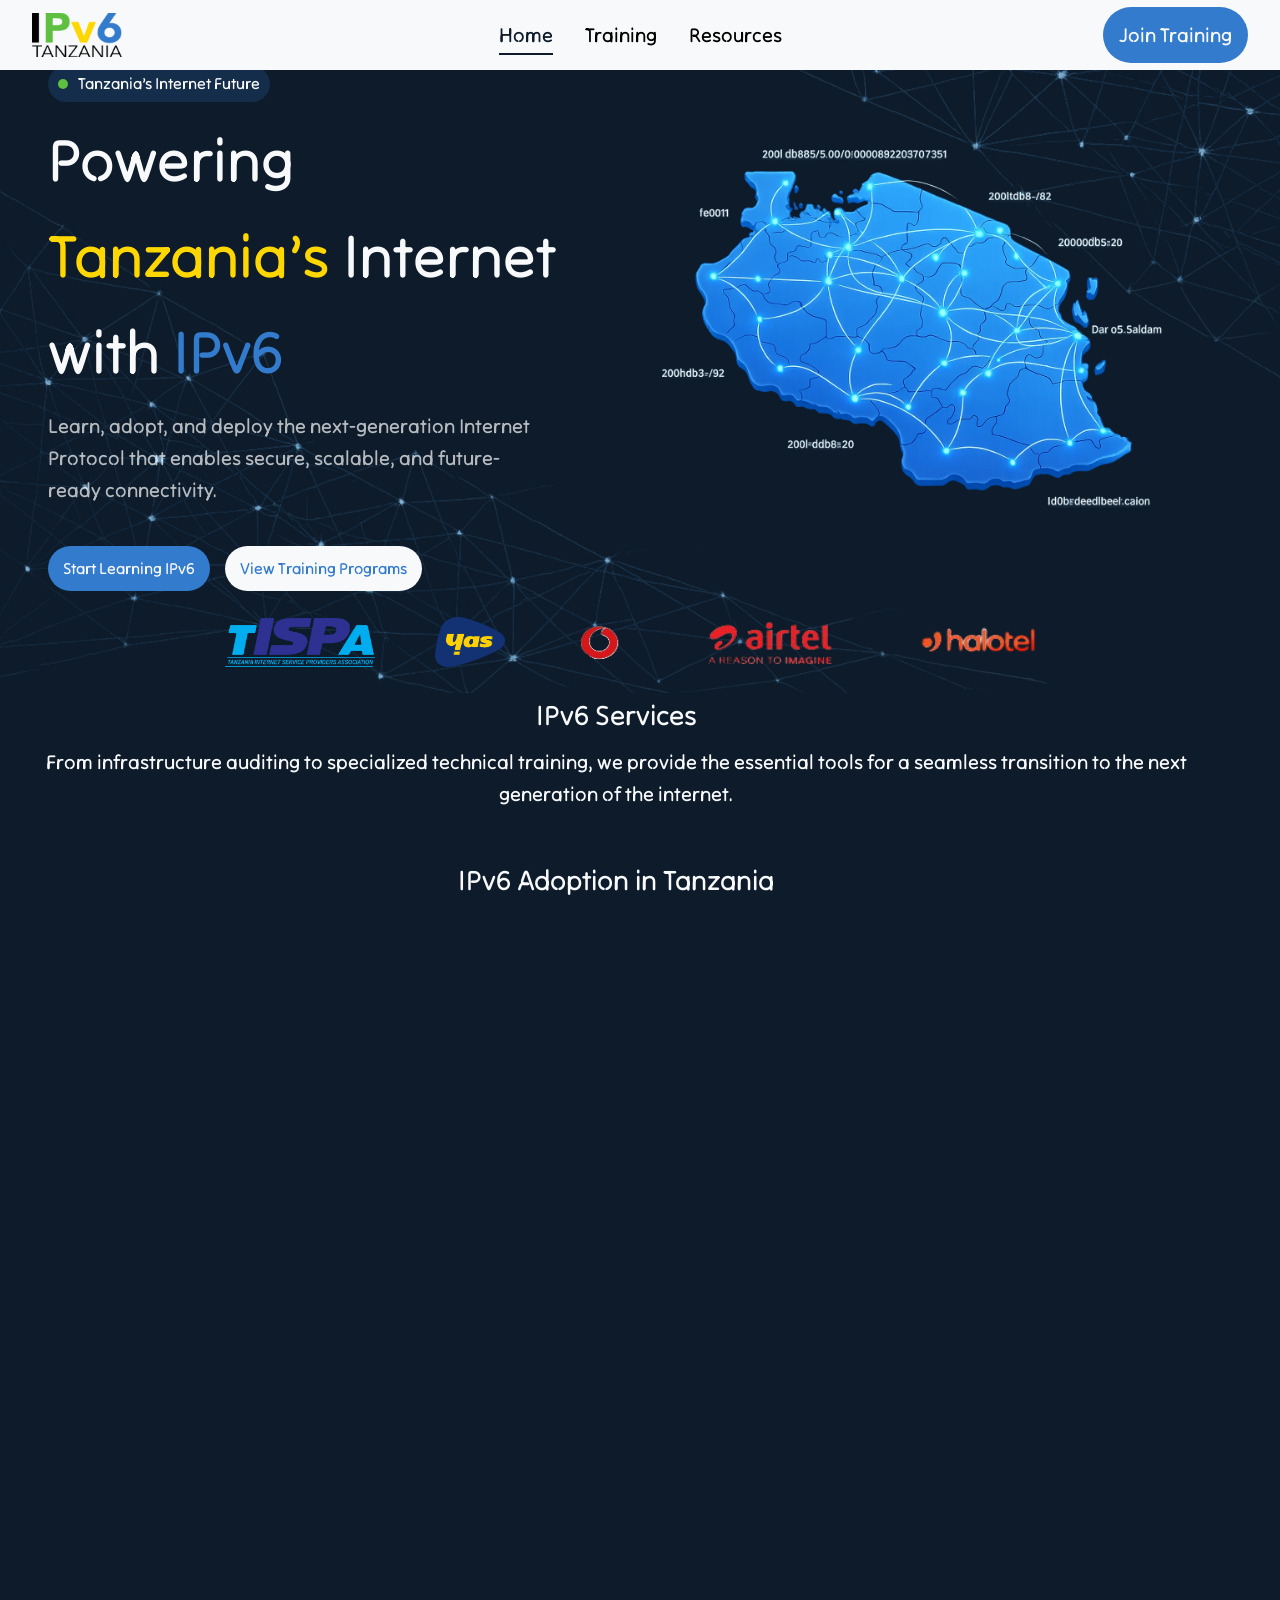
<file: index.html>
<!DOCTYPE html>
<html lang="en">
<head>
  <meta charset="UTF-8">
  <meta name="viewport" content="width=device-width, initial-scale=1.0">
  <meta name="description" content="IPv6 support">
  <title>IPv6 Support</title>

  <link rel="preconnect" href="https://fonts.googleapis.com">
  <link rel="preconnect" href="https://fonts.gstatic.com" crossorigin>
  <link href="https://fonts.googleapis.com/css2?family=Tilt+Neon&display=swap" rel="stylesheet">
  <link  rel="stylesheet"  href="https://cdnjs.cloudflare.com/ajax/libs/font-awesome/6.5.0/css/all.min.css"
/>

 <link rel="icon" type="image/png" href="/public/favicon/favicon-96x96.png" />
<link rel="shortcut icon" href="/public/favicon/favicon.ico" />
<link rel="apple-touch-icon" sizes="180x180" href="/public/favicon/apple-touch-icon.png" />

  <link rel="stylesheet" href="src/css/base.css">
  <link rel="stylesheet" href="src/css/navbar.css">
  <link rel="stylesheet" href="src/css/footer.css">
  <link rel="stylesheet" href="src/css/hero.css">
  <link rel="stylesheet" href="src/css/home.css">
</head>
<body>
    <div id="navbar-container"></div>
    <main class="main-content">
        <!-- {% include "hero.hl" %} -->
          <!-- HERO SECTION -->
    <section class="hero fade-in-hero" id="hero">
        <div class="container">
            
            <div class="hero-main">
                <!-- LEFT COLUMN: Content -->
                <div class="hero-content">
                    <span class="hero-subtitle"><div class="point"></div> Tanzania’s Internet Future</span>
                    <h1> Powering <span class="text-gradient">Tanzania’s </span>Internet with <span class="text-gradient2">IPv6 </span> </h1>
                    
                    <p class="hero-desc">
                       Learn, adopt, and deploy the next-generation Internet Protocol that enables secure, scalable, and future-ready connectivity.
                    </p>

                    <!-- Service Pills -->
                    <div class="hero-btns">
                        <div class="btn1">
                             <a href="#">Start Learning IPv6</a>
                        </div>
                        <div class="btn2">
                         <a href="#">View Training Programs</a>
                        </div>
                       
                    </div>
                </div>

                <!-- RIGHT COLUMN: Visuals -->
                <div class="hero-visual">
                    <img src="/public/hero/hero1.webp" alt="Hero Image">
                </div>
            </div>
            <div class="trusted-section">

                <img src="/public//hero/tispa.png"  class="trusted-logo-tispa" alt="tispa logo">
                <img src="/public//hero/yas.png" class="trusted-logo-yas" alt="yas logo">
                <img src="/public//hero/voda.png" class="trusted-logo-voda" alt="vodacom logo">
                <img src="/public//hero/airtel.png" class="trusted-logo-airtel" alt="airtel logo">
                <img src="/public//hero/halotel.png" class="trusted-logo-halotel" alt="halotel logo">
                

            </div>

         

        </div>
    </section>


    <!-- services section  -->
     <section class="service-section  fade-in-hero " >
      <div class="service-container">
        <div class="header">
          <h2>IPv6 Services</h2>
          <p>From infrastructure auditing to specialized technical training, we provide the essential tools for a seamless transition to the next<br> generation of the internet.</p>
        </div>
         <div class="courses-section"></div>
      </div>


    </section>

    <!-- stats section -->

    <section class="stats-section      slide-up-fade-in">
      <div class="stats-container">
        <div class="header">
          <h2>IPv6 Adoption in Tanzania</h2>
          <p>The next-generation Internet Protocol addressing system designed to replace IPv4, offering significantly more unique IP addresses<br>
 to support growing digital infrastructure.</p>
        </div>
        <div class="stats-content-container">
          <div class="stat-visual">
            <img src="/public/assets/stats.webp" alt="IPv6 Adoption Stats">
          </div>
          <div class="stat-content">
              <div class="stats-content-header">
                <h3>IPv6 Penetration Landscape</h3>
                <p>As of 2023, Africa is experiencing a gradual but significant transition to IPv6, with varying adoption rates across different countries.</p>
              </div>
              <div class="stats-content-list">
                    <span class="stats-item">
                      <img src="/public/assets/icons/tick.svg" alt="Stat 1">
                      <p>47.0% Global Average</p>
                    </span>
                    <span class="stats-item">
                      <img src="/public/assets/icons/tick.svg" alt="Stat 2">
                      <p>20.0% African Continental Average</p>
                    </span>
                    <span class="stats-item">
                      <img src="/public/assets/icons/tick.svg" alt="Stat 3">
                      <p>0.8% Tanzania's Current IPv6 Penetration</p>
                    </span>
              </div>
            <div class="stats-content-footer">
              <p>While Tanzania is making steady progress, there's significant room for growth compared to global standards. The national digital strategy aims to accelerate IPv6 adoption in the coming years.</p>
            </div>
          </div>        
        </div>  
    </section>

    <section class="training-landscape-section slide-up-fade-in">
      <div class="training-landscape-container">
        <!-- Left Content -->
        <div class="training-content">
          <div class="training-header">
            <h3 class="training-label">IPv6 Training Landscape</h3>
            <h2>Building Tanzania's IPv6 Network Engineering Capacity</h2>
            <p>Comprehensive training programs aimed at accelerating IPv6 adoption and digital transformation in Tanzania.</p>
          </div>
          <div class="training-divider"></div>
          <div class="training-links">
            <a href="#" class="training-link">
              <span>Explore TISPA, Binary Labs training portal</span>
              <svg width="24" height="24" viewBox="0 0 24 24" fill="none" xmlns="http://www.w3.org/2000/svg">
                <path d="M5 12h14M12 5l7 7-7 7" stroke="#337BCC" stroke-width="2" stroke-linecap="round" stroke-linejoin="round"/>
              </svg>
            </a>
            <a href="#" class="training-link">
              <span>Visit TCRA professional development</span>
              <svg width="24" height="24" viewBox="0 0 24 24" fill="none" xmlns="http://www.w3.org/2000/svg">
                <path d="M5 12h14M12 5l7 7-7 7" stroke="#337BCC" stroke-width="2" stroke-linecap="round" stroke-linejoin="round"/>
              </svg>
            </a>
          </div>
        </div>
        
        <!-- Right Stats Cards -->
        <div class="training-stats-grid">
          <div class="training-card">
            <div class="training-card-icon">
              <i class="fas fa-users"></i>
            </div>
            <h4>100+ Engineers</h4>
            <p>Trained annually by TISPA, TCRA and Binary Labs in IPv6 technologies</p>
          </div>
          <div class="training-card">
            <div class="training-card-icon">
              <i class="fas fa-globe"></i>
            </div>
            <h4>IPv6 Certified</h4>
            <p>Hands-on training with IPv6 Forum Gold Certification</p>
          </div>
          <div class="training-card">
            <div class="training-card-icon">
              <i class="fas fa-users"></i>
            </div>
            <h4>4+ Training Providers</h4>
            <p>Including TISPA, TCRA, TERNET and Binary Labs</p>
          </div>
          <div class="training-card">
            <div class="training-card-icon">
              <i class="fas fa-layer-group"></i>
            </div>
            <h4>Extensive Workshop</h4>
            <p>Covering IPv6 Planning, Deployment, and Management</p>
          </div>
        </div>
      </div>
    </section>
     

       
        

      



  </main>
  <div id="footer-container"></div>
    <script type="module" src="/src/main.js"></script>

</body>
</html>
</file>
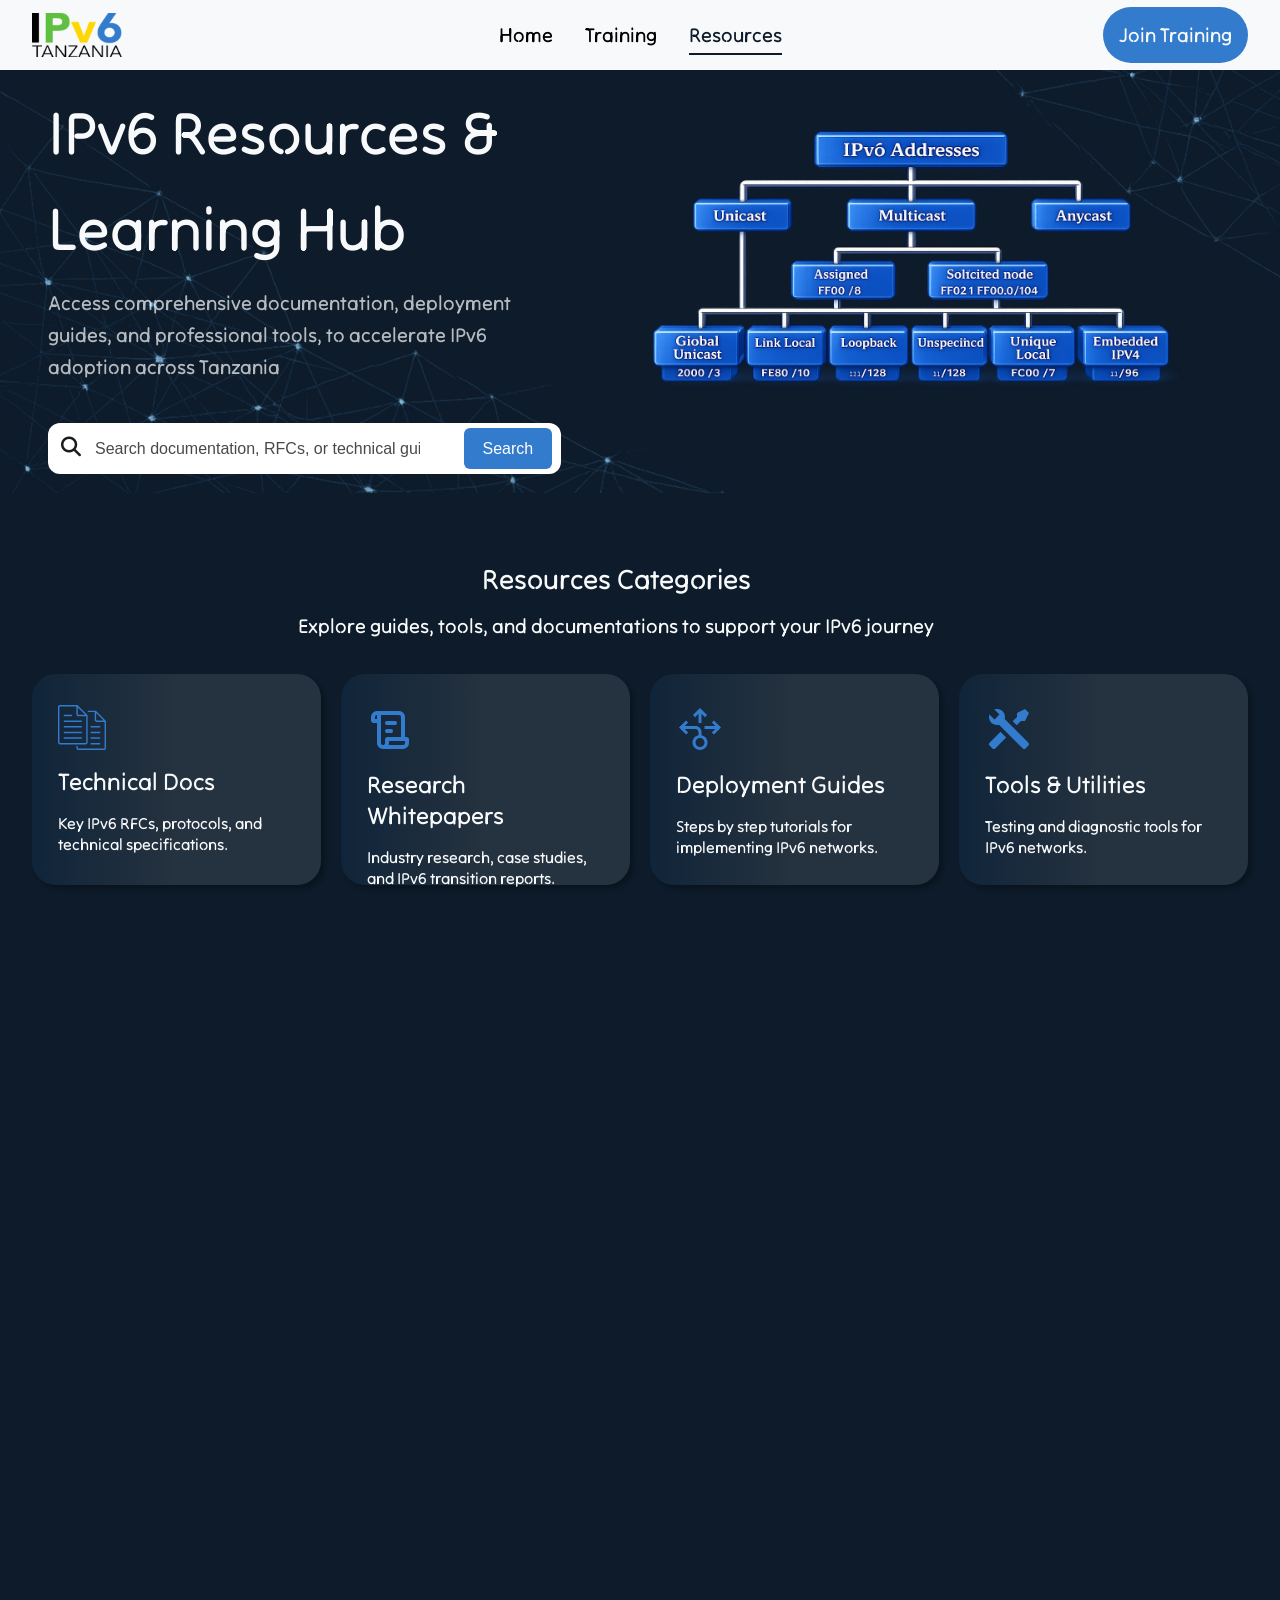
<file: resources/index.html>
<!DOCTYPE html>
<html lang="en">

<head>
  <meta charset="UTF-8">
  <meta name="viewport" content="width=device-width, initial-scale=1.0">
  <meta name="description"    content="IPv6 Resources and Information">
  <title>IPv6 Resources</title>

  <link rel="preconnect" href="https://fonts.googleapis.com">
  <link rel="preconnect" href="https://fonts.gstatic.com" crossorigin>
  <link href="https://fonts.googleapis.com/css2?family=Tilt+Neon&display=swap" rel="stylesheet">
  <link rel="stylesheet" href="https://cdnjs.cloudflare.com/ajax/libs/font-awesome/6.5.0/css/all.min.css" />
  <!-- favicons for all  platforms -->
  <link rel="icon" type="image/png" href="/public/favicon/favicon-96x96.png" sizes="96x96" />
  <link rel="icon" type="image/svg+xml" href="/public/favicon/favicon.svg" />
  <link rel="shortcut icon" href="/public/favicon/favicon.ico" />
  <link rel="apple-touch-icon" sizes="180x180" href="/public/favicon/apple-touch-icon.png" />
  <meta name="apple-mobile-web-app-title" content="MyWebSite" />
  <link rel="manifest" href="/public/favicon/site.webmanifest" />

  <link rel="stylesheet" href="/src/css/base.css">
  <link rel="stylesheet" href="/src/css/navbar.css">
  <link rel="stylesheet" href="/src/css/footer.css">
  <link rel="stylesheet" href="/src/css/hero.css">
  <link rel="stylesheet" href="/src/css/training.css">
  <link rel="stylesheet" href="/src/css/home.css">
  <link rel="stylesheet" href="/src/css/resources.css">


</head>

<body>
  <div id="navbar-container"></div>
  <main>
    <section class="hero fade-in-hero" id="hero">
        <div class="container">
            
            <div class="hero-main">
                <!-- LEFT COLUMN: Content -->
                <div class="hero-content">
                    <h1> IPv6 Resources & <br> Learning Hub</span> </h1>
                    
                    <p class="hero-desc">
                       Access comprehensive documentation, deployment guides, and professional tools, to accelerate IPv6 adoption across Tanzania
                    </p>

                    <!-- Search Bar -->
                    <div class="search-bar">
                        <div class="search-bar-input-wrapper">
                            <i class="fas fa-search"></i>
                            <input type="text" class="search-bar-input" placeholder="Search documentation, RFCs, or technical guides...">
                        </div>
                        <button class="search-bar-btn">Search</button>
                    </div>
                       
                    </div>

                   
               

                <!-- RIGHT COLUMN: Visuals -->
                <div class="hero-visual">
                    <img src="/public/hero/hero3.png" alt="Hero Image">
                </div>
            </div>
           

         

        </div>
    </section>
     <section class="why-us-section fade-in-hero" id="why-us">
        <div class="why-us-container">
          <div class="header">
            <h2>Resources Categories</h2>
            <p>Explore guides, tools, and documentations to support your IPv6 journey</p>
          </div>
          <div class="why-us-content">
            <div class="why-us-card">
              <div class="why-us-card-icon">
                <img src="/public/assets/icons/documents.svg" alt="Future Internet Icon" class="future-icon">
              </div>
              <h3>Technical Docs</h3>
              <p>Key IPv6 RFCs, protocols, and technical specifications.</p>
            </div>
            <div class="why-us-card">
              <div class="why-us-card-icon bordered">
                <img src="/public/assets/icons/paper-line.svg" alt="Performance Icon" class="performance-icon">
              </div>
              <h3>Research Whitepapers</h3>
              <p>Industry research, case studies, and IPv6 transition reports.</p>
            </div>
            <div class="why-us-card">
              <div class="why-us-card-icon">
                <img src="/public/assets/icons/policy.svg" alt="Security Icon" class="security-icon">
              </div>
              <h3>Deployment  Guides</h3>
              <p>Steps by step tutorials for implementing IPv6 networks.</p>
            </div>
            <div class="why-us-card">
              <div class="why-us-card-icon">
                <img src="/public/assets/icons/tools.svg" alt="Connectivity Icon" class="connectivity-icon">
              </div>
              <h3>Tools & Utilities</h3>
              <p>Testing and diagnostic tools for IPv6 networks.</p>
            </div>
          </div>
          </div>
    </section>
    <!-- Downloadable Assets Section -->
    <section class="downloadable-assets-section main-content">
      <div class="downloadable-assets-container">
        <div class="assets-header">
          <h2>Downloadable Assets</h2>
          <p>Practical templates and guides for your engineering team.</p>
        </div>
        <div class="assets-list">
          <!-- Asset Row 1 -->
          <div class="asset-card">
            <div class="asset-icon">
              <i class="fas fa-file-pdf"></i>
            </div>
            <div class="asset-info">
              <h3>IPv6 Addressing Plan Template</h3>
              <p>PDF . 1.2 MB . Updated Sept 2023</p>
            </div>
            <button class="asset-download-btn">
              <i class="fas fa-download"></i>
            </button>
          </div>

          <!-- Asset Row 2 -->
          <div class="asset-card">
            <div class="asset-icon">
              <i class="fas fa-file-pdf"></i>
            </div>
            <div class="asset-info">
              <h3>IPv6 Security Best Practices Guide</h3>
              <p>PDF . 2.5 MB . Updated Oct 2024</p>
            </div>
            <button class="asset-download-btn">
              <i class="fas fa-download"></i>
            </button>
          </div>

          <!-- Asset Row 3 -->
          <div class="asset-card">
            <div class="asset-icon">
              <i class="fas fa-file-excel"></i>
            </div>
            <div class="asset-info">
              <h3>Equipment Compatibility Matrix</h3>
              <p>XLSX . 1.2 MB . Updated Sept 2023</p>
            </div>
            <button class="asset-download-btn">
              <i class="fas fa-download"></i>
            </button>
          </div>

          <!-- Asset Row 4 -->
          <div class="asset-card">
            <div class="asset-icon">
              <i class="fas fa-file-pdf"></i>
            </div>
            <div class="asset-info">
              <h3>ISP Transition Roadmap v2.0</h3>
              <p>PDF . 2.5 MB . Updated Oct 2024</p>
            </div>
            <button class="asset-download-btn">
              <i class="fas fa-download"></i>
            </button>
          </div>
        </div>
      </div>
    </section>
    <!-- Community & Resources Section -->
    <section class="community-resources-section main-content">
      <div class="community-resources-container">
        <!-- Left Column: Community -->
        <div class="community-column">
          <div class="community-content">
            <h2>Global & Local Community</h2>
            <p>Do not implement alone. Connect with global experts and local network operators to share experiences and solve technical challenges</p>
            <div class="community-buttons">
              <button class="btn-community btn-primary">
                <i class="fas fa-users"></i>
                <span>Join Slack Community</span>
              </button>
              <button class="btn-community btn-secondary">
                <i class="fas fa-comments"></i>
                <span>Technical Forum</span>
              </button>
            </div>
          </div>
        </div>

        <!-- Right Column: Quick Resources Card -->
        <div class="quick-resources-card">
          <div class="resources-header">
            <i class="fas fa-link"></i>
            <h3>Quick Resources</h3>
          </div>
          <div class="resources-list">
            <a href="#" class="resource-link">
              <span>APNIC IPv6 Training Lab</span>
              <i class="fas fa-external-link-alt"></i>
            </a>
            <div class="resource-divider"></div>
            
            <a href="#" class="resource-link">
              <span>Google IPv6 Adoption Stats</span>
              <i class="fas fa-external-link-alt"></i>
            </a>
            <div class="resource-divider"></div>
            
            <a href="#" class="resource-link">
              <span>ISOC IPv6 Hub</span>
              <i class="fas fa-external-link-alt"></i>
            </a>
            <div class="resource-divider"></div>
            
            <a href="#" class="resource-link">
              <span>IETF IPv6 Working Group</span>
              <i class="fas fa-external-link-alt"></i>
            </a>
          </div>
        </div>
      </div>
    </section>
     
   


  </main>
  <div id="footer-container"></div>
  <script type="module" src="/src/main.js"></script>

</body>

</html>
</file>
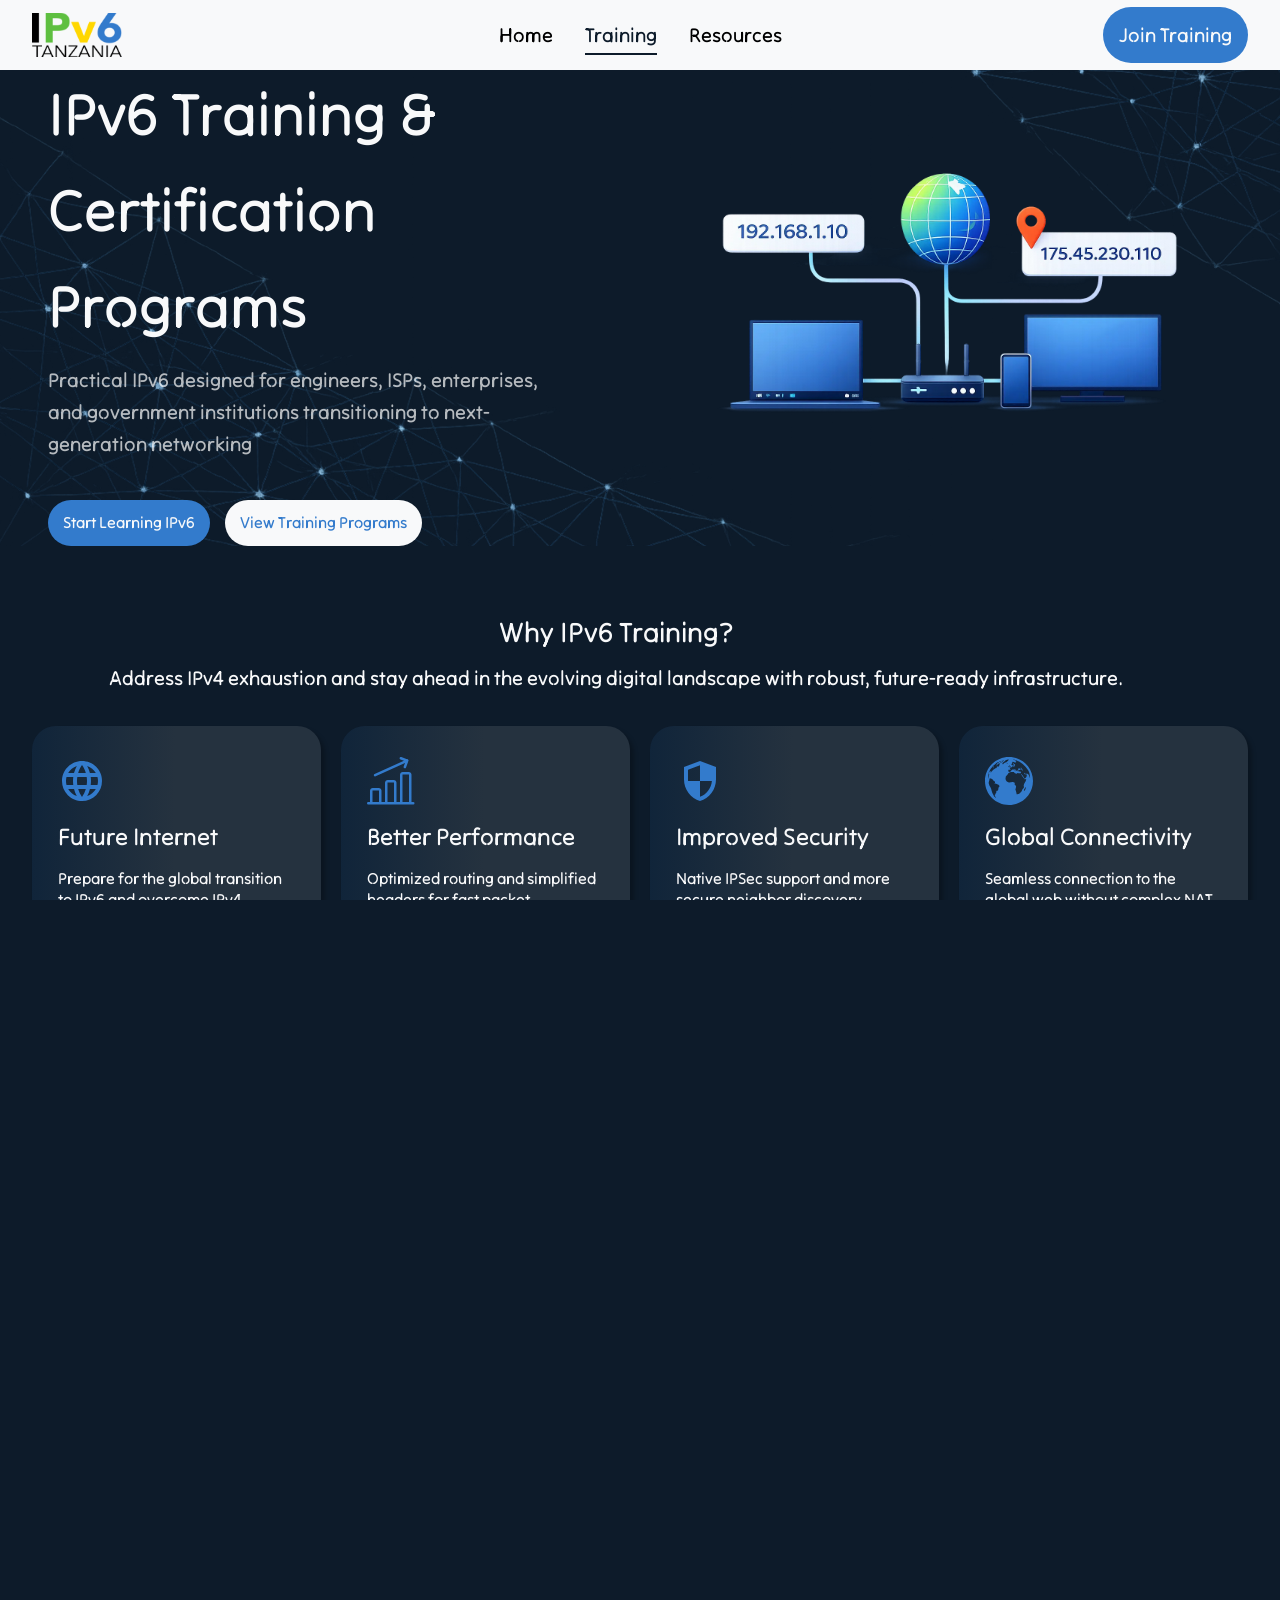
<file: training/index.html>
<!DOCTYPE html>
<html lang="en">

<head>
  <meta charset="UTF-8">
  <meta name="viewport" content="width=device-width, initial-scale=1.0">
  <meta name="description"    content="IPv6 Resources and Information">
  <title>IPv6 Resources</title>

  <link rel="preconnect" href="https://fonts.googleapis.com">
  <link rel="preconnect" href="https://fonts.gstatic.com" crossorigin>
  <link href="https://fonts.googleapis.com/css2?family=Tilt+Neon&display=swap" rel="stylesheet">
  <link rel="stylesheet" href="https://cdnjs.cloudflare.com/ajax/libs/font-awesome/6.5.0/css/all.min.css" />
  <!-- favicons for all  platforms -->
  <link rel="icon" type="image/png" href="/public/favicon/favicon-96x96.png" sizes="96x96" />
  <link rel="icon" type="image/svg+xml" href="/public/favicon/favicon.svg" />
  <link rel="shortcut icon" href="/public/favicon/favicon.ico" />
  <link rel="apple-touch-icon" sizes="180x180" href="/public/favicon/apple-touch-icon.png" />
  <meta name="apple-mobile-web-app-title" content="MyWebSite" />
  <link rel="manifest" href="/public/favicon/site.webmanifest" />

  <link rel="stylesheet" href="/src/css/base.css">
  <link rel="stylesheet" href="/src/css/navbar.css">
  <link rel="stylesheet" href="/src/css/footer.css">
  <link rel="stylesheet" href="/src/css/hero.css">
  <link rel="stylesheet" href="/src/css/training.css">
  <link rel="stylesheet" href="/src/css/home.css">

</head>

<body>
  <div id="navbar-container"></div>
  <main>
      <section class="hero fade-in-hero" >
        <div class="container">
            
            <div class="sub-hero-main">
                <!-- LEFT COLUMN: Content -->
                <div class="hero-content">
                    <h1> IPv6 Training & Certification Programs </h1>
                    
                    <p class="hero-desc">
                       Practical IPv6 designed for engineers, ISPs, enterprises, and government institutions transitioning to next-generation networking 
                    </p>

                    <!-- Service Pills -->
                    <div class="hero-btns">
                        <div class="btn1">
                             <a href="#">Start Learning IPv6</a>
                        </div>
                        <div class="btn2">
                         <a href="#">View Training Programs</a>
                        </div>
                       
                    </div>
                </div>

                <!-- RIGHT COLUMN: Visuals -->
                <div class="hero-visual">
                    <img src="/public/hero/hero2.webp" alt="Hero Image">
                </div>
            </div>
           

         

        </div>
    </section>
    <section class="why-us-section fade-in-hero" id="why-us">
        <div class="why-us-container">
          <div class="header">
            <h2>Why IPv6 Training?</h2>
            <p>Address IPv4 exhaustion and stay ahead in the evolving digital landscape with robust, future-ready infrastructure.</p>
          </div>
          <div class="why-us-content">
            <div class="why-us-card">
              <div class="why-us-card-icon">
                <img src="/public/assets/icons/future.svg" alt="Future Internet Icon" class="future-icon">
              </div>
              <h3>Future Internet</h3>
              <p>Prepare for the global transition to IPv6 and overcome IPv4 limitations.</p>
            </div>
            <div class="why-us-card">
              <div class="why-us-card-icon bordered">
                <img src="/public/assets/icons/performance.svg" alt="Performance Icon" class="performance-icon">
              </div>
              <h3>Better Performance</h3>
              <p>Optimized routing and simplified headers for fast packet processing</p>
            </div>
            <div class="why-us-card">
              <div class="why-us-card-icon">
                <img src="/public/assets/icons/security.svg" alt="Security Icon" class="security-icon">
              </div>
              <h3>Improved Security</h3>
              <p>Native IPSec support and more secure neighbor discovery protocols</p>
            </div>
            <div class="why-us-card">
              <div class="why-us-card-icon">
                <img src="/public/assets/icons/connect.svg" alt="Connectivity Icon" class="connectivity-icon">
              </div>
              <h3>Global Connectivity</h3>
              <p>Seamless connection to the global web without complex NAT structures</p>
            </div>
          </div>
          </div>
    </section>
    <!-- programs section -->
    <section class="training-courses-section main-content">
      <div class="training-courses-container">
        <div class="header">
          <h2>Training Programs</h2>
          <p>Curriculum designed by experts for every skill level</p>
        </div>
        <div class="training-courses-grid"></div>
      </div>
    </section>
    <!-- What Will You Learn & Who Should Attend Section -->
    <section class="curriculum-section main-content">
      <div class="curriculum-container">
        
        <!-- Left: What Will You Learn -->
        <div class="learn-section">
          <h2>What Will You Learn</h2>
          <div class="learn-items">
            <div class="learn-item">
              <div class="learn-number"><p>01</p></div>
              <div class="learn-content">
                <h3>IPv6 Addressing and Subnetting</h3>
                <p>Understand 128-bit addressing and subnet allocation</p>
              </div>
            </div>
            <div class="learn-item">
              <div class="learn-number"><p>02</p></div>
              <div class="learn-content">
                <h3>Routing & Dual-Stack Implementation</h3>
                <p>Configure routing and manage IPv4-IPv6 coexistence</p>
              </div>
            </div>
            <div class="learn-item">
              <div class="learn-number"><p>03</p></div>
              <div class="learn-content">
                <h3>Next-Gen Security Strategies</h3>
                <p>Implement modern IPv6 security practices.</p>
              </div>
            </div>
            <div class="learn-item">
              <div class="learn-number"><p>04</p></div>
              <div class="learn-content">
                <h3>Troubleshooting & Operations</h3>
                <p>Diagnose and resolve IPv6 network issues</p>
              </div>
            </div>
          </div>
        </div>

        <!-- Right: Who Should Attend -->
        <div class="attend-section">
          <div class="attend-container">
          <h2>Who Should Attend</h2>
          <div class="attend-badges">
            <div class="attend-badge">
              <img src="/public/assets/icons/engineer.svg" alt="Network Engineer Icon" class="network-icon">
              <span>Network Engineers</span>
            </div>
            <div class="attend-badge">
              <img src="/public/assets/icons/sys.svg" alt="System Administrator Icon" class="admin-icon">
              <span>Sys Administrators</span>
            </div>
            <div class="attend-badge group-1">
              <img src="/public/assets/icons/cloud.svg" alt="ISP Engineer Icon" class="isp-icon">
              <span>ISP Engineers</span>
            </div>
            <div class="attend-badge group-1">
              <img src="/public/assets/icons/sec.svg" alt="Security Expert Icon" class="security-icon">
              <span>Security Experts</span>
            </div>
            <div class="attend-badge group-2">
              <img src="/public/assets/icons/graduate.svg" alt="Researcher Icon" class="researcher-icon">
              <span>Researchers</span>
            </div>
            <div class="attend-badge group-2">
              <img src="/public/assets/icons/gov.svg" alt="Government IT Team Icon" class="gov-icon">
              <span>Gov IT Teams</span>
            </div>
          </div>
          </div>
          <div class="attend-image">
            <img src="/public/courses/routers.webp" alt="Network routers">
          </div>
        </div>

      </div>
    </section>

  </main>
  <div id="footer-container"></div>
  <script type="module" src="/src/main.js"></script>

</body>

</html>
</file>
<file: src/css/base.css>
@import url('https://fonts.googleapis.com/css2?family=Inter:wght@400;500;600;700&display=swap');

:root {
  --primary-color: #0D1B2A;
  --primary:#337BCC33;

  --secondary-color:#337BCC;
  --secondary-100:#337BCC33;
  --accent:#FFD700;
  --accent-100:#5EBF40;
  --text-color:#F8F9FA;
  --bg-color:#1C1C1C;
  
  --border: #e2e8f0;
  --shadow-sm: 0 1px 2px rgba(0, 0, 0, 0.05);
  --shadow-md: 0 4px 6px rgba(0, 0, 0, 0.1);
  --shadow-lg: 0 10px 25px rgba(0, 0, 0, 0.1);
  --transition: all 0.3s ease;
  --font-sans: 'neon';
  --font-mono: 'Monaco', 'Courier New', monospace;
  --radius: 8px;
  --h1-large:60px;
  --h1:52px;
  --h1-small:42px;
  --h2:32px;
  --h2-small:28px;
  --h3:24px;
  --h3-small:20px;
  --p1:20px;
  --p1-small:18px;
  --p2:16px;
  --p3:14px;
  --p4:12px;



}

  /* Fade-in animation for hero */
  .fade-in-hero {
    opacity: 0;
    animation: fadeInHero 0.8s ease-out forwards;
    animation-delay: 0.3s;
  }

  @keyframes fadeInHero {
    from {
      opacity: 0;
    }
    to {
      opacity: 1;
    }
  }

  /* Slide-up and fade-in for components */
  .slide-up-fade-in {
    opacity: 0;
    transform: translateY(40px);
    animation: slideUpFadeIn 0.8s cubic-bezier(0.23, 1, 0.32, 1) forwards;
  }

  /* Animation delays for smooth sequential loading */
  .navbar.slide-up-fade-in {
    animation-delay: 0s; /* Navbar appears first */
  }

  .footer.slide-up-fade-in {
    animation-delay: 0s; /* Footer loads with page */
  }
  /* Main content sections animate after hero */
  .main-content.slide-up-fade-in {
    animation-delay: 0.6s; /* Main content animates after hero */
  }

  @keyframes slideUpFadeIn {
    from {
      opacity: 0;
      transform: translateY(40px);
    }
    to {
      opacity: 1;
      transform: translateY(0);
    }
  }

* {
  margin: 0;
  padding: 0;
  box-sizing: border-box;
  /* WebKit alias for font smoothing */
  -webkit-font-smoothing: antialiased;
}

html, body {
  height: 100%;
  font-family: "Tilt Neon", sans-serif;
  width: 100%;
  line-height: 1.6;
  color: var(--text);
  background-color: var(--primary-color);
  overflow-x: hidden;
  
}

body {
  display: flex;
  flex-direction: column;
  transform-origin: top center;
}


h1, h2, h3, h4, h5, h6 {
  font-weight: 600;
  margin-bottom: 0.5rem;
}

h1 { font-size: var(--h1); }
h2 { font-size: var(--h2); }
h3 { font-size: var(--h2-small); }

p {
  font-size: var(--p2);
}

a {
  color: var(--text-primary);
  text-decoration: none;
  transition: color 0.3s ease;
}
li {
  list-style: none;
}


button {
  cursor: pointer;
  border: none;
  border-radius: 4px;
  font-size: 1rem;
  padding: 0.75rem 1.5rem;
  transition: all 0.3s ease;
  font-family: inherit;
}

button:hover {
  transform: translateY(-2px);
  box-shadow: 0 4px 8px rgba(0, 0, 0, 0.15);
}

button:active {
  transform: translateY(0);
}

.btn {
  display: inline-block;
  padding: 0.75rem 1.5rem;
  border-radius: 4px;
  font-weight: 500;
  transition: all 0.3s ease;
}

.btn-primary {
  background-color: var(--primary-color);
  color: var(--white);
}

.btn-primary:hover {
  background-color: #0056b3;
}

.btn-secondary {
  background-color: var(--secondary-color);
  color: var(--white);
}

.btn-secondary:hover {
  background-color: #5a6268;
}
@media (min-width: 1920px) {
  body {
    zoom: 1.35;
    width: 100%;
  }
}

@media (min-width: 2560px) {
  body {
    zoom: 1.9;
    width: 100%;
  }
}

@media (min-width: 2865px) {
  body {
    zoom: 2;
    width: 100%;
  }
}

@media (min-width: 3700px) {
  body {
    zoom: 2.5;
    width: 100%;
  }
}

@media (max-width: 1024px) {
  body {
    zoom: 0.98;
    width: 100%;
    margin: auto;
    padding: 0;
  }
}
</file>
<file: src/css/navbar.css>
/* navbar.css - Navbar specific styles
   Clean, responsive navbar with centered mobile menu and accent border */

.navbar {
  background-color: var(--text-color);
  position: fixed;
  top: 0;
  left: 0;
  right: 0;
  z-index: 100;

}

.navbar-container {
  max-width: 1440px;
  margin: 0 auto;
  padding: 0 3rem;
  display: flex;
  justify-content: space-between;
  align-items: center;
  height: 70px;
  position: relative;

}

.navbar-logo {
  position: absolute;
  left: 2rem;

  height: auto;
  margin: 0;
  flex-shrink: 0;
}

.navbar-logo img {
  display: block;
  height: auto;
    width: 100%;
  max-width: 100px;
}

.navbar-nav {
  display: flex;
  list-style: none;
  gap: 2rem;
  align-items: center;
  justify-content: center;
  flex: 1;
  margin: 0;
  padding: 0;
}
.navbar-nav li a{
   font-size: var(--p1);
  margin: 0;
}

.navbar-link {
  color: var(--text);
  text-decoration: none;
  font-weight: 500;
  transition: var(--transition);
  position: relative;
}

.navbar-link:hover {
  color: var(--primary-color);
}

.navbar-link.active {
  color: var(--primary-color);
}

.navbar-link.active::after {
  content: '';
  position: absolute;
  bottom: -8px;
  left: 0;
  width: 100%;
  height: 2px;
  background-color: var(--primary-color);
}

.navbar-btn-desktop {
  position: absolute;
  right: 2rem;
}

.navbar-btn {
  background-color: var(--secondary-color);
  color: var(--text-color);
  border: none;
  border-radius: 30px;
  cursor: pointer;
  font-weight: 400;
  font-size: var(--p1);
  transition: var(--transition);
  padding: 0.75rem 1rem;
  text-decoration: none;
  display: inline-block;
  white-space: nowrap;
}

.navbar-btn:hover {
  transform: translateY(-2px);
  box-shadow: 0 4px 8px rgba(0, 0, 0, 0.15);
}

.navbar-toggle {
  display: none;
  background: var(--primary-color);
  border: none;
  padding: 0.25rem;
  cursor: pointer;
  position: absolute;
  right: 1rem;
  z-index: 10;
}

.navbar-toggle img {
  width: 36px;
  height: 32px;
  display: block;
}

/* Mobile menu - centered and narrower than viewport */
.navbar-mobile-menu {
  display: none;
  position: absolute;
  top: calc(70px + 8px);
  left: 50%;
  transform: translateX(-50%);
  background: var(--text-color);
  padding: 0.75rem;

  /* RESPONSIVE WIDTH FIX */
  width: 90vw;               /* Take 90% of screen on phones/tablets */
  max-width: 100vw;          /* But don’t exceed 420px on bigger screens */
  min-width: 280px;          /* Ensure good layout on very small phones */

  border-radius: 10px;
  box-shadow: 0 8px 20px rgba(32, 41, 52, 0.08);
}


.navbar-mobile-menu[data-visible="true"] {
  display: block;
}

.navbar-mobile-nav {
  list-style: none;
  padding: 0;
  margin: 0;
  display: flex;
  flex-direction: column;
  gap: 0.5rem;
}

.navbar-mobile-nav li {
  padding: 0.5rem 0;
}

.navbar-mobile-nav .navbar-link {
  color: var(--text);
  display: block;
  width: 100%;
}

.navbar-mobile-nav .navbar-btn {
  display: block;
  width: 50%;
  text-align: center;
  margin-top: 0.5rem;
}

/* Responsive behavior */
@media (max-width: 800px) {
  .navbar-container {
    padding: 12px 1rem;
  }

  .navbar-logo {
    left: 1rem;
  }

  .navbar-logo img {
    height: auto;
    width: 100%;
    max-width: 90px;
  }

  .navbar-nav {
    display: none;
  }

  .navbar-btn-desktop {
    display: inline-block;
    position: absolute;
    right: 4.5rem;
    font-size: 0.9rem;
    padding: 0.6rem 0.9rem;
  }

  .navbar-mobile-menu .navbar-link:hover {
    color: var(--primary);
  }

  .navbar-toggle {
    display: block;
  }
}
</file>
<file: src/css/footer.css>
/* =========================================
   1. BASE & VARIABLES
   ========================================= */
@import url('https://fonts.googleapis.com/css2?family=Poppins:wght@300;400;600&display=swap');

/* =========================================
   2. UNIFIED LAYOUT (All Screen Sizes)
   ========================================= */

.footer {
    background-color: var(--secondary-color);
    color: var(--text-color);
    padding: 50px 20px 20px;
    height: auto;
    width: 100%;
}

.footer-container {
    max-width: 1440px;
    margin: 0 auto;
    padding: 0 2rem;  
}

/* --- Main Layout Wrapper --- */
.footer-content {
    display: flex;
    flex-direction: row;
    gap: 40px;
    align-items: center;
    justify-content: space-between;
}

/* --- COLUMN 1: LEFT (Brand & Map) --- */
.brand-section {
    width: 30%;
    position: relative;
}

.footer-logo img {
    width: auto;
    max-width: 100%;
    height: auto;
    display: block;
    margin-bottom: 20px;
}


/* --- INFO WRAPPER (Holds Middle & Right) --- */
.info-section {
    width: 100%;
    display: grid;
    grid-template-columns: 1fr 0.6fr;
    gap: 10px;
}

.links{
    display: grid;
    grid-template-columns: 1fr 1fr;
}
/* --- COLUMN 2: MIDDLE (Quick Links) --- */

.info-header{
    display: flex;
    padding-left: 3rem;
    width: 100%;
    justify-content: start;
}
.info-header h3 {
    font-size: 18px;
    font-weight: 600;
}
.links-header h3, .contact-header h3 {
    font-size: 18px;
    font-weight: 600;
    margin-bottom: 15px;
}
.industry-row, .contact-row {
    display: flex;
flex-direction: column;
align-items: flex-start;
padding-left: 4rem;
}
.industry-row ul {
    display: flex;
    flex-direction: column;
    margin-bottom: 0;
    gap: 10px;
}
.industry-row a:hover {
    border-bottom: 2px solid var(--accent);
    text-decoration-color: var(--accent);
    opacity: 1;

}

.nav-row {
    display: flex;
    flex-direction: column;
    align-items: center;

}

.nav-links {
    list-style: none;
    display: flex;
    flex-direction: column;
    gap: 10px;
    padding: 0;
    margin: 0;
    margin-bottom: 20px;

}


.nav-links li {
    margin-bottom: 0;
}
.brand-description{
    margin-top: 0;
    font-size: var(--p2);
}
.nav-links a , .industry-row a {
    text-decoration: none;
    font-size: var(--p2);
    opacity: 0.8;
}

.nav-links a:hover {
    border-bottom: 2px solid var(--accent);
    opacity: 1;
    text-decoration-color: var(--accent);
}
.contact-row .fas{
    margin-right: 10px;
}
.social-icons {
    margin-top: 0;
    display: flex;
    gap: 15px;
    padding: 10px 0;
}
 .mobile{
    display: none;  
}

.social-icons a {
    display: inline-block;
    transition: transform 0.3s ease;
    cursor: pointer;
}
.social-icons a:hover {
    transform: translateY(-3px);
}
.social-icons a img {
    width: 20px;
    height: 20px;
    filter: brightness(0) invert(1);
}

/* --- COLUMN 3: RIGHT (Contact Boxes) --- */
.contact-boxes {
    display: flex;
    flex-direction: column;
    align-items: flex-end;
    gap: 10px;
}

.info-box-container{
    display: flex;
    flex-direction: column;
    justify-content: end;
    gap: 10px;
    width: 90%;
}
.info-box {
    flex: 1;
    border: 1px solid var(--border);
    border-radius: 16px;
    padding: 10px;
    display: flex;
    flex-direction: row;
    justify-content: space-between;
    text-align: left;
    background: transparent;
}

.text-content h4 {
    font-size: var(--p2);
    font-weight: 600;
    margin: 0 0 4px;
}

.text-content .highlight {
    font-size: var(--p2);
    opacity: 0.8;
    display: block;
    line-height: 1;
}

.text-content .sub-text {
    font-size: var(--p2);
    opacity: 0.8;
    display: block;
}


.icon-circle {
    width: 45px;
    height: 45px;
    background: #fff;
    border-radius: 50%;
    display: flex;
    justify-content: center;
    align-items: center;
    margin-left: 15px;
    flex-shrink: 0;
}

.icon-circle img {
    width: 20px;
    height: 20px;
   filter: invert(38%) sepia(21%) saturate(742%) hue-rotate(98deg) brightness(89%) contrast(86%);

}

/* --- Copyright --- */
.copyright {
    margin-top: 30px;
    padding-top: 15px;
    border-top: 1px solid rgba(255,255,255,0.1);
    text-align: center;
}

.copyright p {
    font-size: var(--p2);
    opacity: 0.6;
}

/* =========================================
   3. RESPONSIVE ADJUSTMENTS (Small Screens)
   ========================================= */
@media (max-width: 768px) {
    .footer {
        padding: 30px 15px 20px;
    }
    .footer-container {
        padding: 0;
    }
    .info-box {
        padding: 0;
    }
    
    .footer-content {
        flex-direction: column;
        gap: 0;
    }
    .social-icons{
        display: none;
    }
    
    .quick-links-header h3{
        text-align: center;

    }
    
    .info-section {
        width: 100%;
        display: flex;
        gap: 30px;
    }
    .info-section .links{
        gap:20px ;
    }
    
     /* Adjustments for Brand & Map */
    .info-box{
        border: none;
    }
    .info-box-container{
        width: 100%;
        gap: 0;
    }
 
    .brand-section{
        display: flex;
        flex-direction: column;
        width: 100%;

    }
    .map-container{
        display: none;
    }
    
    .nav-links {
        flex-wrap: wrap;
        gap: 10px;
    }
    .industry-row{
        padding: 0;

    }
    .contact-row{
        padding: 0;
    }   

    .nav-links a,.industry-row a{
        font-size: var(--p3);
    }
    
    .links-header h3,.info-header h3{
        font-size: var(--p3);
    }
    .info-header{
        padding: 0;
        
    }

    .nav-row {
        flex-direction: column;
        gap: 0;
    }
    
    .contact-boxes {
        flex-direction: column;
        width: 45%;
    }
    
    .icon-circle {
       display: none;
    }
    .text-content h4 {
        font-size: var(--p3);
    }
    .text-content.sub-text{
        font-size: var(--p3);
    }
    .text-content .sub-text{
        font-size: var(--p3);
    }
  
    .text-content .highlight{
        font-size: var(--p3);
    }
    .social-icons.mobile {
        display: flex;
        justify-content: center;
    }
       
        .footer-logo img {
            width: 100px;
           height: auto;
            object-fit: contain;
          }
          .brand-description p{
        padding-bottom: 20px;
        font-size: var(--p3);
          }
        .copyright p{
            font-size: var(--p3);
        }
    .quick-links-header {
    padding-right: 12px;
}
}
</file>
<file: src/css/hero.css>
.mobile-marquee-dup{
    display: none;
}
.hero, #hero {
    position: relative;
    color: var(--text-white);
    background-image: url('/public/hero/hero-bg.png');
    background-size: cover;
    background-position: center;
    overflow: hidden;
    margin-top: 0; /* flush with navbar; spacing is handled by navbar height */
    padding-top: 2vh;
}

.hero .container {
    max-width: 1440px;
    margin: 0 auto;
    padding: 3rem 3rem 0 3rem;
}

.hero-main {

    display: grid;
    grid-template-columns: 0.8fr 1fr; /* Desktop: Side by side */
    gap: 30px;
    align-items: center;
}
.sub-hero-main {
    display: grid;
    grid-template-columns: 1fr 1fr; /* Mobile: Stack vertically */
    gap: 30px;
    align-items: center;
}

/* --- LEFT COLUMN: TEXT --- */
.hero-content h1 {
    font-size: var(--h1-large);
    color: var(--text-color);
    line-height: 1.6;
    font-weight: 700;
    margin-bottom: 10px;
}

/* The Gold/Cream Gradient Text Effect */
.text-gradient {
    background: var(--accent);
    -webkit-background-clip: text;
    -webkit-text-fill-color: transparent;
}
.text-gradient2 {
    background: var(--secondary-color);
    -webkit-background-clip: text;
    -webkit-text-fill-color: transparent;
}

.hero-desc {
    font-size:var(--p1) ;
    color: #FFFFFFB2;
    margin-bottom: 40px;
    max-width: 500px;
    line-height: 1.6;
}

/* Pills / Chips */
.hero-btns {
    display: flex;
    flex-direction: row;
    flex-wrap: nowrap;
    gap: 15px;
}

.btn1 {
    background-color:var(--secondary-color); /* Light gold bg */
    color:var(--text-color);
    width: fit-content;
    padding: 10px 15px;
    border-radius: 30px;
    display: flex;
    align-items: center;
    justify-content: center;
    /* box-shadow: 0 4px 5px rgba(251, 191, 36, 0.3); */
    transition: transform 0.3s;
}
.btn2 {
    background-color: var(--text-color); /* Cream bg */
    color: var(--secondary-color);
    padding: 10px 15px;
        width: fit-content;
    border-radius: 30px;
    display: flex;
    align-items: center;
    justify-content: center;
    /* box-shadow: 0 4px 5px rgba(255, 255, 255, 0.3); */
    transition: transform 0.3s;
}

.btn:hover,.btn2:hover { transform: translateY(-3px); }
.btn a, .btn2 a { font-size: var(--p2); font-weight: 500; }

/* Search Bar Component */
.search-bar {
    display: flex;
    flex-direction: row;
    justify-content: center;
    align-items: center;
    padding: 5px 9px 5px 13px;
    gap: 44px;
    width: 100%;
    max-width: 572px;
    height: 51px;
    background: #FFFFFF;
    border-radius: 12px;
    margin-top: 30px;
}

.search-bar-input-wrapper {
    display: flex;
    flex-direction: row;
    justify-content: center;
    align-items: center;
    gap: 10px;
    flex: 1;
}

.search-bar-input-wrapper i {
    width: 24px;
    height: 24px;
    color: #1C1C1C;
    font-size: 20px;
    flex-shrink: 0;
}

.search-bar-input {
    border: none;
    background: transparent;
    outline: none;
    font-family: 'DM Sans', sans-serif;
    font-size: 16px;
    font-weight: 400;
    color: #1C1C1C;
    line-height: 21px;
    flex: 1;
    min-width: 0;
}

.search-bar-input::placeholder {
    color: #1C1C1C;
    opacity: 0.8;
}

.search-bar-btn {
    display: flex;
    flex-direction: row;
    justify-content: center;
    align-items: center;
    padding: 10px 18px;
    gap: 10px;
    width: 88px;
    height: 41px;
    background: #337BCC;
    border-radius: 6px;
    border: none;
    cursor: pointer;
    font-family: 'DM Sans', sans-serif;
    font-size: 16px;
    font-weight: 400;
    color: #FFFFFF;
    line-height: 21px;
    transition: background 0.3s ease;
    flex-shrink: 0;
}

.search-bar-btn:hover {
    background: #2560a0;
}

.search-bar-btn:active {
    transform: scale(0.98);
}

/* --- RIGHT COLUMN: COMPLEX VISUAL --- */
.hero-visual {
    position: relative;
    display: flex;
    justify-content: center;
    align-items: center;
  
}
  .hero-visual img{
          max-width: 730px;
    max-height: 490px;
        width: 100%;
        height: 100%;

    }
    .hero-subtitle{
        display: flex;
        align-items: center;
        background-color: var(--primary);
        width:fit-content;
        padding: 5px 10px ;
        border-radius: 30px;
        gap: 10px;
        font-size: var(--p2);
        color: var(--text-color);
        margin-bottom: 10px;
    }
    .hero-subtitle .point{
        width: 10px;
        height: 10px;
        background-color: var(--accent-100);
        border-radius: 50%;
    }

/* =========================================
   4. TRUSTED BY MARQUEE
   ========================================= */
.trusted-section {
    display: flex;
    align-items: center;
    justify-content: center;
    gap: 60px;
    position: relative;
    z-index: 3;
    margin: 1rem 0; /* Center horizontally */
}
.trusted-logo-tispa,  .trusted-logo-airtel, .trusted-logo-halotel {
max-width: 150px;  
max-height: 70px;
width: 100%;
height: 100%;
}
.trusted-logo-yas, .trusted-logo-voda {
    max-width: 70px;
    max-height: 50px;
    width: 100%;
    height: 100%;
}


.trusted-label h3 {
    color: #1A202C;
    font-size: var(--h2);
    font-weight: 700;
    white-space: nowrap;
    margin:0 20px;
}

.marquee-wrapper {
    background:#DCDCDC;
    flex: 1; /* Take remaining space */
    overflow: hidden;
    padding: 10px ;
    display: flex;
    justify-content: center;
    border-radius: 0 50px 50px 0 ; /* Rounded top corners only */
    /* Mask fade effect on edges */
}

.marquee-track {
    display: flex;
    gap: 100px;
    width: max-content;
    align-items: center;
    min-width: 100%;
    flex-shrink: 0;
    /* Infinite Scroll Animation */
    /* animation: scroll 9s linear infinite; */
}
@media (max-width: 1080px) and (min-width:993px) {
    .marquee-track {
        gap: 40px;
    }
}

/* =========================================
   5. RESPONSIVE STYLES
   ========================================= */
@media (max-width: 768px) {
    .hero {
        margin-top: 0;
    }
    .mobile-marquee-dup{
        display: flex !important;
    }
    .hero .container{
        margin: 0;
        padding: 3rem 1rem 0 1rem;
    }
    .hero-main {
        display: flex;
        flex-direction: column;
        text-align: center;
        padding-top: 2rem;
    }
  .sub-hero-main {
        display: flex;
        flex-direction: column;
        text-align: center;
        padding-top: 2rem;
    }

    .hero-content h1 { 
        font-size: var(--h2-small);
     text-align: left; }
    .hero-desc {
        font-size: var(--p1-small);
        margin: 0;
     text-align: left; }

    .hero-btns {
        margin-top: 1rem;
        display: flex;
        flex-direction: row;
        
         
    }

    .hero-visual {
      width: 100%; 
                    }   
    .hero-visual img{
        width: 100%;
        height: auto;

    }
    .btn a, .btn2 a {
        font-size: var(--p4);
        padding:12px;
    }
   

    .trusted-section {
        flex-direction:row ;
        align-items: center;
        justify-content: flex-start;
        width: 100%;
        gap: 0;
    }
.trusted-section{
    gap: 10px;
}
.trusted-logo-airtel, .trusted-logo-halotel  {
    max-width: 90px;
    max-height: 50px;
    width: 100%;
    height: 100%;
}
.trusted-logo-tispa{
max-width: 80px;
max-height: 50px;
width: 100%;
height: 100%;
}

.trusted-logo-voda, .trusted-logo-yas {
    max-width: 50px;
    max-height: 40px;
    width: 100%;
    height: 100%;   
}

}
</file>
<file: src/css/home.css>
.service-section, .stats-section {
    margin: 0 auto;
    max-width: 1440px;

}
.service-container, .stats-container {
 
    justify-content: center;
    display: flex;
    flex-wrap: wrap;
    align-items: center;


} 

.header{
    display: flex;
    flex-direction: column;
    padding-right: 3rem;

}
.header h2 {
    font-size: var(--h2-small);
    color: var(--text-color);
    margin-bottom: 0.5rem;
    text-align: center;
}
.header p {
    font-size: var(--p1);
    color: var(--text-color);
    text-align: center;
}   

.courses-section{
    display: grid;
    grid-template-columns: repeat(3, minmax(250px, 1fr));
    gap: 1rem;
    margin: 2rem 2rem 1rem 2rem;
    justify-items: center;

    width: 100%;
}
.course-card {
    background-color: var(--text-color);
    border-radius: 24px;
    width: 100%;
    max-width: 436px;
    height: 100%;
    max-height: 260px ;
    padding: 1rem;

}
.course-header{
    display: flex;
    flex-direction: row;
    align-items: center;
    justify-content: center;
    gap: 1rem;
}
.course-header img {
    width: 35px;
    height: 35px;
}
.course-header h3 {
    font-size: var(--h3);
    color: var(--secondary-color);
}
.course-card p{
    font-size: var(--p2);
    color: var(--primary-color);
    text-align: center;
}
.course-card .course-desc{
    color: #1C1C1C;
}
.course-card .course-link{
    color: var(--secondary-color);
    text-decoration: none;
    font-weight: 600;
    display: block;
    margin-top: 1rem;
    text-align: center;
    padding: 1vh 0;
    bottom: 0;
}
.course-card .course-details span {
    color: var(--accent-100);
}

/* service section responsive design */
@media (max-width: 767px) {
    .courses-section {
        grid-template-columns: 1fr;
        gap: 1rem;
    }
    .header {
        padding-right: 0;
        text-align: center;
    }
}
@media (min-width: 768px)  and (max-width: 1024px) {
    .courses-section {
        grid-template-columns: repeat(2, minmax(250px, 1fr));
        gap: 1rem;
    }   
}

/* stats section */
.stats-content-container{
    display: grid;
    grid-template-columns: repeat(2, minmax(250px, 1fr));
    gap: 1rem;
    margin: 2rem 2rem 1rem 2rem;
}

.stat-visual img {
    width: 100%;
    max-width: 660px;
    height: 100%;
    max-height: 440px;
}

/* Stats content (right side) */
.stat-content {
    display: flex;
    flex-direction: column;
    gap: 40px;
    width: 100%;
    max-width: 629px;
}

/* Stats header section */
.stats-content-header {
    display: flex;
    flex-direction: column;
    gap: 20px;
}

.stats-content-header h3 {
    font-size: var(--h3);
    font-weight: 700;
    color: var(--text-color);
    line-height: 36px;
    margin: 0;
}

.stats-content-header p {
    font-size: var(--p1);
    font-weight: 400;
    color: var(--text-color);
    line-height: 26px;
    margin: 0;
}

/* Stats list section */
.stats-content-list {
    display: flex;
    flex-direction: column;
    gap: 20px;
    padding: 20px 0;
    border-top: 0.3px solid var(--text-color);
}

.stats-item {
    display: flex;
    flex-direction: row;
    align-items: center;
    gap: 10px;
}

.stats-item img {
    width: 24px;
    height: 24px;
    flex-shrink: 0;
}

.stats-item p {
    font-size: 16px;
    font-weight: 400;
    color: var(--text-color);
    line-height: 21px;
    margin: 0;
}

/* Stats footer section */
.stats-content-footer {
    display: flex;
    flex-direction: column;
    gap: 20px;
}

.stats-content-footer p {
    font-size: 20px;
    font-weight: 400;
    color: var(--text-color);
    line-height: 26px;
    margin: 0;
}

/* Responsive stats section */
@media (max-width: 1024px) {
    .stats-content-container {
        grid-template-columns: 1fr;
    }
}

@media (max-width: 767px) {
    .stat-content {
        gap: 30px;
    }
    
    .stats-content-header h3 {
        font-size: 24px;
    }
    
    .stats-content-header p,
    .stats-content-footer p {
        font-size: var(--p2);
    }
}

/* Training Landscape Section */
.training-landscape-section {
    margin: 4rem auto;
    max-width: 1440px;
    padding: 0 2rem;
}

.training-landscape-container {
    display: grid;
    grid-template-columns: 1fr 1fr;
    gap: 3vw;
    align-items: flex-start;
}

/* Training Content (Left Side) */
.training-content {
    display: flex;
    flex-direction: column;
    gap: 20px;
}

.training-header {
    display: flex;
    flex-direction: column;
    gap: 25px;
}

.training-label {
    font-size: 28px;
    font-weight: 700;
    color: #337BCC;
    margin: 0;
}

.training-header h2 {
    font-size: 48px;
    font-weight: 700;
    color: #FFFFFF;
    line-height: 62px;
    margin: 0;
}

.training-header p {
    font-size: 20px;
    font-weight: 400;
    color: #FFFFFF;
    line-height: 26px;
    margin: 0;
}

.training-divider {
    width: 100%;
    height: 0;
    border: 0.3px solid rgba(28, 28, 28, 0.3);
}

.training-links {
    display: flex;
    flex-direction: column;
    gap: 8px;
}

.training-link {
    display: flex;
    flex-direction: row;
    align-items: center;
    gap: 10px;
    text-decoration: none;
    color: #337BCC;
    font-size: 16px;
    font-weight: 400;
    line-height: 21px;
    transition: all 0.3s ease;
}

.training-link:hover {
    gap: 15px;
}

.training-link svg {
    flex-shrink: 0;
}

/* Training Stats Grid (Right Side) */
.training-stats-grid {
    display: grid;
    grid-template-columns: 1fr 1fr;
    gap: 20px;
}

.training-card {
    display: flex;
    flex-direction: column;
    align-items: center;
    padding: 16px 26px;
    gap: 16px;
    background: linear-gradient(270.23deg, rgba(255, 255, 255, 0.1) 0.2%, rgba(255, 255, 255, 0.1) 50.48%, rgba(51, 123, 204, 0.1) 99.8%);
    box-shadow: 4px 4px 4px rgba(0, 0, 0, 0.25);
    border-radius: 24px;
    min-height: 179px;
}

.training-card-icon {
    width: 48px;
    height: 48px;
    display: flex;
    align-items: center;
    justify-content: center;
    color: #337BCC;
    font-size: 32px;
}

.training-card h4 {
    font-size: 24px;
    font-weight: 700;
    color: #FFFFFF;
    text-align: center;
    margin: 0;
    line-height: 31px;
}

.training-card p {
    font-size: 16px;
    font-weight: 400;
    color: #FFFFFF;
    text-align: center;
    line-height: 21px;
    margin: 0;
}

/* Responsive Training Landscape */
@media (max-width: 1024px) {
    .training-landscape-container {
        grid-template-columns: 1fr;
        gap: 40px;
    }
}

@media (max-width: 767px) {
    .training-header h2 {
        font-size: 32px;
        line-height: 40px;
    }
    
    .training-header p {
        font-size: 16px;
    }
    
    .training-stats-grid {
        grid-template-columns: 1fr;
    }
}
</file>
<file: src/css/training.css>
/* Why Us Section */
.why-us-section {
    margin: 4rem auto;
    max-width: 1440px;
    padding: 0 2rem;
}

.why-us-container {
    display: flex;
    flex-direction: column;
    gap: 2rem;
}





.why-us-content {
    display: grid;
    grid-template-columns: repeat(4, 1fr);
    gap: 20px;
}

.why-us-card {
    display: flex;
    flex-direction: column;
    padding: 31px 26px;
    gap: 16px;
    height: 211px;
    background: linear-gradient(270.23deg, rgba(255, 255, 255, 0.1) 0.2%, rgba(255, 255, 255, 0.1) 50.48%, rgba(51, 123, 204, 0.1) 99.8%);
    box-shadow: 4px 4px 4px rgba(0, 0, 0, 0.25);
    border-radius: 24px;
    transition: transform 0.3s ease, box-shadow 0.3s ease;
}

.why-us-card:hover {
    transform: translateY(-8px);
    box-shadow: 8px 8px 16px rgba(0, 0, 0, 0.3);
}

.why-us-card-icon {
    max-width: 48px;
    width: 100%;
    max-height: 48px;
    height: 100%;
    display: flex;
    align-items: center;
    justify-content: center;
  
}


.why-us-card h3 {
    font-size: 24px;
    font-weight: 700;
    color: var(--text-color);
    margin: 0;
    line-height: 31px;
}

.why-us-card p {
    font-size: 16px;
    font-weight: 400;
    color: var(--text-color);
    line-height: 21px;
    margin: 0;
}

/* Responsive Why Us Section */
@media (max-width: 1024px) {
    .why-us-content {
        grid-template-columns: repeat(2, 1fr);
        gap: 20px;
    }
}

@media (max-width: 767px) {
    .why-us-content {
        grid-template-columns: 1fr;
        gap: 20px;
    }
    
    .why-us-container .header h2 {
        font-size: 24px;
    }
    
    .why-us-container .header p {
        font-size: 16px;
    }
}

/* Training Courses Section */
.training-courses-section {
    margin: 4rem auto;
    max-width: 1440px;
    padding: 0 2rem;
}

.training-courses-grid {
    display: grid;
    grid-template-columns: repeat(4, 1fr);
    gap: 21px;
}

.training-course-card {
    display: flex;
    flex-direction: column;
    height: 450px;
    background: var(--text-color);
    border-radius: 24px;
    overflow: hidden;
    box-shadow: 0px 4px 4px rgba(0, 0, 0, 0.25);
    transition: transform 0.3s ease, box-shadow 0.3s ease;
}

.training-course-card:hover {
    transform: translateY(-8px);
    box-shadow: 0px 8px 16px rgba(0, 0, 0, 0.3);
}

.course-image {
    position: relative;
    width: 100%;
    max-height: 181px;
    height: 100%;
    background-size: cover;
    background-position: center;
    border-radius: 24px 24px 0px 0px;
}

.course-level {
    position: absolute;
    top: 12px;
    left: 13px;
    display: flex;
    align-items: center;
    justify-content: center;
    padding: 6px 13px;
    background: #FFFFFF;
    border-radius: 24px;
    font-size: 12px;
    font-weight: 400;
    color: #1C1C1C;
    line-height: 15px;
}

.course-content {
    display: flex;
    flex-direction: column;
    padding: 0;
    gap: 30px;
    flex: 1;
    position: relative;
}

.course-content .course-header h3 {
    font-size: var(--p1);
    font-weight: 700;
    color: var(--bg-color);
    line-height: 26px;
    margin: 0;
    padding:10px 0 0 10px ;
    display: flex;
    align-items: flex-start;
}

.course-topics {
    display: flex;
    flex-direction: column;
    padding: 0 26px;
    gap: 16px;
    flex: 1;
}
.course-description{
    background-color:var(--secondary-100);
    border-radius: 24px;
    padding: 6px 13px;
    margin-right: 1rem;
}

.topic-item {
    display: flex;
    flex-direction: row;
    align-items: center;
    gap: 10px;
}

.topic-checkbox {
    display: block;
    width: 10px;
    height: 10px;
    background: var(--secondary-color);
    border-radius: 2px;
    flex-shrink: 0;
}

.topic-item p {
    font-size: 16px;
    font-weight: 400;
    color: var(--bg-color);
    line-height: 21px;
    margin: 0;
}

.learn-more-btn {
    display: flex;
    align-items: center;
    justify-content: center;
    margin: 0 26px 30px 26px;
    padding: 10px 18px;
    background: var(--secondary-color);
    color: var(--text-color);
    border-radius: 24px;
    text-decoration: none;
    font-size: 16px;
    font-weight: 400;
    line-height: 21px;
    height: 41px;
    transition: background 0.3s ease;
}

.learn-more-btn:hover {
    background: #2560a0;
}

/* Responsive Training Courses */
@media (max-width: 1024px) {
    .training-courses-grid {
        grid-template-columns: repeat(2, 1fr);
        gap: 21px;
    }
    
    .why-us-content {
        grid-template-columns: repeat(2, 1fr);
        gap: 20px;
    }
}

@media (max-width: 767px) {
    .training-courses-grid {
        grid-template-columns: 1fr;
        gap: 21px;
    }
    
    .why-us-content {
        grid-template-columns: 1fr;
        gap: 20px;
    }
    
    .training-courses-section .header h2 {
        font-size: 24px;
    }
    
    .training-courses-section .header p {
        font-size: 16px;
    }
    
    .why-us-container .header h2 {
        font-size: 24px;
    }
    
    .why-us-container .header p {
        font-size: 16px;
    }
}

/* Curriculum Section: What Will You Learn & Who Should Attend */
.curriculum-section {
    margin: 4rem auto;
    max-width: 1440px;
    padding: 0 2rem;
}

.curriculum-container {
    display: grid;
    grid-template-columns: 0.6fr 1fr;
    gap: 76px;
    align-items: flex-start;
}

/* Left Side: What Will You Learn */
.learn-section {
    display: flex;
    flex-direction: column;
    gap: 24px;
}

.learn-section h2 {
    font-size: var(--h3);
    font-weight: 700;
    color: #FFFFFF;
    line-height: 47px;
    margin: 0;
}

.learn-items {
    display: flex;
    flex-direction: column;
    gap: 50px;
}

.learn-item {
    display: flex;
    flex-direction: row;
    align-items: flex-start;
    gap: 16px;
}

.learn-number {
    position: relative;
    width: 60px;
    height: 60px;
    flex-shrink: 0;
    display: flex;
    align-items: center;
    justify-content: center;
}

.learn-number::before {
    content: '';
    position: absolute;
    width: 60px;
    height: 60px;
    background: var(--text-color);
    color: var(--text-color);
    border-radius: 50%;
    box-shadow: 0px 4px 4px rgba(0, 0, 0, 0.25);
    z-index: 0;
}

.learn-number::after {
    content: '';
    position: absolute;
    width: 40px;
    height: 40px;
    background: var(--secondary-color);
    border-radius: 50%;
    box-shadow: inset 0px 4px 4px rgba(0, 0, 0, 0.25);
    z-index: 1;
}

.learn-number p{
    font-size: var(--p1);
    font-weight: 700;
    color: var(--text-color);
    line-height: 26px;
    z-index: 2;
}

.learn-content {
    display: flex;
    flex-direction: column;
    gap: 10px;
    flex: 1;
}

.learn-content h3 {
    font-size: var(--p1);
    font-weight: 700;
    color: var(--text-color);
    line-height: 26px;
    margin: 0;
}

.learn-content p {
    font-size: var(--p2);
    font-weight: 400;
    color: var(--text-color);
    line-height: 21px;
    margin: 0;
}

/* Right Side: Who Should Attend */

.attend-section {
    display: flex;
    flex-direction: column;
    gap: 36px;
    align-items: flex-end;
}
.attend-container{
    display: flex;
    gap: 20px;
    flex-direction: column;
    margin-left: 6vw;
}

.attend-section h2 {
    font-size: 36px;
    font-weight: 700;
    color: var(--text-color);
    line-height: 47px;
    margin: 0;
    align-self: flex-start;
}

.attend-badges {
    display:flex;
    flex-wrap: wrap;
    align-items: center;
    gap: 24px;
    width: 95%;
}

.attend-badge {
    display: flex;
    flex-direction: row;
    align-items: center;
    justify-content: center;
    gap: 12px;
    padding: 18px 40px;
    background: linear-gradient(90deg, rgba(51, 123, 204, 0.2) 0%, rgba(255, 255, 255, 0.2) 100%);
    box-shadow: 0px 4px 4px rgba(0, 0, 0, 0.25);
    border-radius: 8px;
    min-height: 64px;
}


.attend-badge  img{
    width: 28px;
    height: 28px;
   
}

.attend-badge span {
    font-size: var(--p1);
    font-weight: 400;
    color: var(--text-color);
    line-height: 26px;
    text-align: center;
    white-space: nowrap;
}

.attend-image {
    width: 100%;
    height: 272px;
    background-size: cover;
    background-position: center;
    border-radius: 8px;
    overflow: hidden;
}

.attend-image img {
    width: 100%;
    height: 100%;
    object-fit: cover;
}

/* Responsive Curriculum Section */
@media (max-width: 1024px) {
    .curriculum-container {
        grid-template-columns: 1fr;
        gap: 40px;
    }
    
    .attend-section {
        align-items: stretch;
    }
    
    .attend-section h2 {
        align-self: auto;
    }
    
    .attend-badges {
        grid-template-columns: repeat(2, 1fr);
    }
}

@media (max-width: 767px) {
    .learn-section h2,
    .attend-section h2 {
        font-size: 28px;
    }
    
    .learn-content h3,
    .attend-badge span {
        font-size: 16px;
    }
    
    .learn-content p {
        font-size: var(--p3);
    }
    
    .learn-item {
        gap: 12px;
    }
    
    .learn-number {
        width: 50px;
        height: 50px;
        min-width: 50px;
    }
    
    .learn-number::before {
        width: 50px;
        height: 50px;
    }
    
    .learn-number::after {
        width: 35px;
        height: 35px;
        left: 7.5px;
        top: 7.5px;
    }
    
    .attend-badges {
        grid-template-columns: 1fr;
        gap: 16px;
    }
    
    .attend-image {
        height: 200px;
    }
}
</file>
<file: src/css/resources.css>
/* =========================================
   DOWNLOADABLE ASSETS SECTION
   ========================================= */
.downloadable-assets-section {
    display: flex;
    flex-direction: column;
    align-items: center;
    padding: 60px 48px;
    gap: 32px;
}

.downloadable-assets-container {
    width: 100%;
    max-width: 1344px;
    margin: 0 auto;
    display: flex;
    flex-direction: column;
    align-items: center;
    gap: 32px;
}

.assets-header {
    display: flex;
    flex-direction: column;
    align-items: center;
    gap: 14px;
    text-align: center;
}

.assets-header h2 {
    font-size: 36px;
    font-weight: 800;
    color: #FFFFFF;
    margin: 0;
    line-height: 47px;
}

.assets-header p {
    font-size: 20px;
    font-weight: 400;
    color: #FFFFFF;
    margin: 0;
    line-height: 26px;
    max-width: 534px;
}

.assets-list {
    display: grid;
    grid-template-columns: 1fr 1fr;
    gap: 24px;
    width: 100%;
    max-width: 1344px;
}

.asset-card {
    display: flex;
    flex-direction: row;
    align-items: center;
    gap: 24px;
    padding: 20px 16px;
    width: 100%;
    max-width: 660px;
    background: #FFFFFF;
    border-radius: 8px;
    box-shadow: 0px 0px 2px rgba(0, 0, 0, 0.25);
    transition: transform 0.3s ease, box-shadow 0.3s ease;
}

.asset-card:hover {
    transform: translateY(-4px);
    box-shadow: 0px 4px 8px rgba(0, 0, 0, 0.15);
}

.asset-icon {
    display: flex;
    align-items: center;
    justify-content: center;
    width: 48px;
    height: 48px;
    flex-shrink: 0;
    font-size: 32px;
    color: #EF5350;
}

.asset-icon.excel {
    color: #107C41;
}

.asset-info {
    display: flex;
    flex-direction: column;
    gap: 10px;
    flex: 1;
    min-width: 0;
}

.asset-info h3 {
    font-size: 20px;
    font-weight: 700;
    color: #1C1C1C;
    margin: 0;
    line-height: 26px;
}

.asset-info p {
    font-size: 16px;
    font-weight: 400;
    color: #1C1C1C;
    margin: 0;
    line-height: 21px;
}

.asset-download-btn {
    display: flex;
    align-items: center;
    justify-content: center;
    width: 48px;
    height: 48px;
    flex-shrink: 0;
    background: transparent;
    border: none;
    cursor: pointer;
    font-size: 20px;
    color: rgba(28, 28, 28, 0.6);
    transition: color 0.3s ease, transform 0.3s ease;
}

.asset-download-btn:hover {
    color: #1C1C1C;
    transform: scale(1.1);
}

.asset-download-btn:active {
    transform: scale(0.95);
}

/* =========================================
   RESPONSIVE DOWNLOADABLE ASSETS
   ========================================= */
@media (max-width: 1024px) {
    .downloadable-assets-section {
        padding: 40px 24px;
    }

    .asset-card {
        max-width: 100%;
    }

    .assets-header h2 {
        font-size: 28px;
        line-height: 36px;
    }

    .assets-header p {
        font-size: 18px;
    }
}

@media (max-width: 767px) {
    .downloadable-assets-section {
        padding: 30px 16px;
        gap: 24px;
    }
    .assets-list {  
        grid-template-columns: 1fr;
        gap: 16px;
    }
    .assets-header h2 {
        font-size: 24px;
        line-height: 32px;
    }

    .assets-header p {
        font-size: 16px;
    }

    .asset-card {
        gap: 16px;
        padding: 16px 12px;
    }

    .asset-info h3 {
        font-size: 18px;
    }

    .asset-info p {
        font-size: 14px;
    }

    .asset-icon,
    .asset-download-btn {
        width: 40px;
        height: 40px;
        font-size: 24px;
    }
}

/* =========================================
   COMMUNITY & RESOURCES SECTION
   ========================================= */
.community-resources-section {
    display: flex;
    flex-direction: column;
    align-items: center;
    padding: 60px 48px;
}

.community-resources-container {
    width: 100%;
    max-width: 1344px;
    margin: 0 auto;
    display: flex;
    flex-direction: row;
    align-items: flex-start;
    gap: 5vw;
}

/* Community Column */
.community-column {
    flex: 0 0 auto;
    max-width: 470px;
    width: 100%;
}

.community-content {
    display: flex;
    flex-direction: column;
    gap: 40px;
}

.community-content h2 {
    font-size: var(--h2-small);
    font-weight: 700;
    color: var(--text-color);
    margin: 0;
    line-height: 47px;
}

.community-content p {
    font-size: var(--p2);
    font-weight: 400;
    color: var(--text-color);
    margin: 0;
    line-height: 21px;
    max-width: 403px;
}

.community-buttons {
    display: flex;
    flex-direction: row;
    gap: 16px;
    align-items: center;
}

.btn-community {
    display: flex;
    flex-direction: row;
    justify-content: center;
    align-items: center;
    gap: 10px;
    padding: 12px 19px;
    border: none;
    border-radius: 8px;
    font-size: var(--p2);
    font-weight: 400;
    line-height: 21px;
    cursor: pointer;
    transition: all 0.3s ease;
    font-family: 'DM Sans', sans-serif;
}

.btn-community i {
    font-size: 20px;
}

.btn-primary {
    width: 236px;
    height: 48px;
    background: var(--secondary-color);
    color: var(--);
}

.btn-primary:hover {
    background: #2560a0;
    transform: translateY(-2px);
}

.btn-primary:active {
    transform: translateY(0);
}

.btn-secondary {
    width: 193px;
    height: 48px;
    background: var(--text-color);
    color: var(--bg-color);
    box-shadow: 0px 1px 4px rgba(0, 0, 0, 0.25);
}

.btn-secondary:hover {
    box-shadow: 0px 4px 8px rgba(0, 0, 0, 0.15);
    transform: translateY(-2px);
}

.btn-secondary:active {
    transform: translateY(0);
}

/* Quick Resources Card */
.quick-resources-card {
    flex: 1;
    width: 718px;
    height: auto;
    background: var(--text-color);
    border-radius: 16px;
    box-shadow: 0px 4px 16px rgba(0, 0, 0, 0.25);
    padding: 40px;
    display: flex;
    flex-direction: column;
    gap: 40px;
}

.resources-header {
    display: flex;
    flex-direction: row;
    align-items: center;
    gap: 14px;
}

.resources-header i {
    font-size: 28px;
    color: var(--secondary-color);
}

.resources-header h3 {
    font-size: 28px;
    font-weight: 700;
    color: var(--text-color);
    margin: 0;
    line-height: 36px;
}

.resources-list {
    display: flex;
    flex-direction: column;
    gap: 0;
}

.resource-link {
    display: flex;
    flex-direction: row;
    justify-content: space-between;
    align-items: center;
    padding: 16px 0;
    text-decoration: none;
    color: #000000;
    transition: color 0.3s ease;
}

.resource-link span {
    font-size: 16px;
    font-weight: 400;
    line-height: 21px;
}

.resource-link i {
    font-size: 20px;
    color: #1C1C1C;
    border: 2px solid rgba(28, 28, 28, 0.6);
    padding: 4px 8px;
    border-radius: 4px;
    transition: all 0.3s ease;
}

.resource-link:hover {
    color: #337BCC;
}

.resource-link:hover i {
    color: #337BCC;
    border-color: #337BCC;
}

.resource-divider {
    height: 0.6px;
    background: rgba(28, 28, 28, 0.2);
    margin: 0;
}

/* =========================================
   RESPONSIVE COMMUNITY & RESOURCES
   ========================================= */
@media (max-width: 1024px) {
    .community-resources-container {
        flex-direction: column;
        gap: 40px;
        align-items: stretch;
    }

    .community-column {
        width: 100%;
    }

    .quick-resources-card {
        width: 100%;
    }
}

@media (max-width: 767px) {
    .community-resources-section {
        padding: 30px 16px;
    }

    .community-content h2 {
        font-size: 24px;
        line-height: 32px;
    }

    .community-content p {
        font-size: 14px;
    }

    .community-buttons {
        flex-direction: column;
        gap: 12px;
    }

    .btn-community {
        width: 100%;
        font-size: 14px;
        padding: 10px 16px;
    }

    .quick-resources-card {
        padding: 24px;
    }

    .resources-header h3 {
        font-size: 22px;
        line-height: 28px;
    }

    .resource-link {
        padding: 12px 0;
        font-size: 14px;
    }
}
</file>
